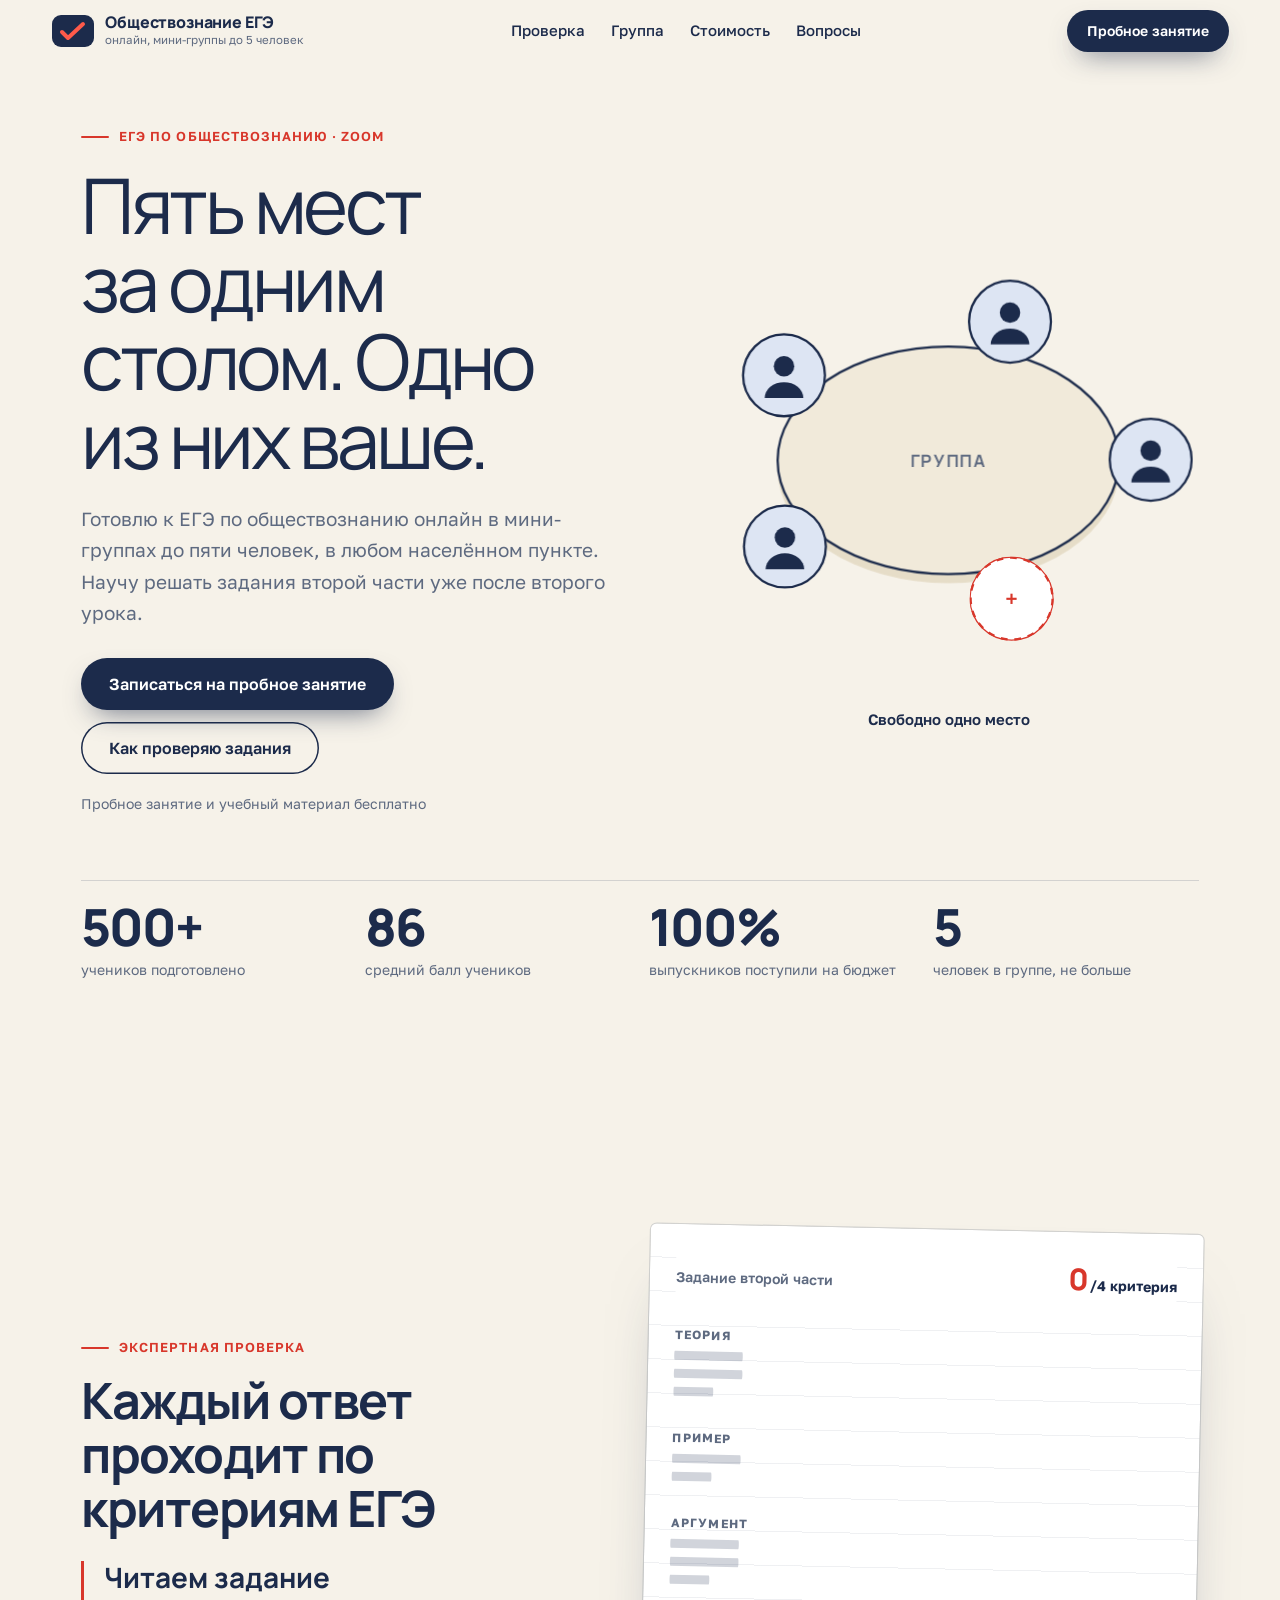
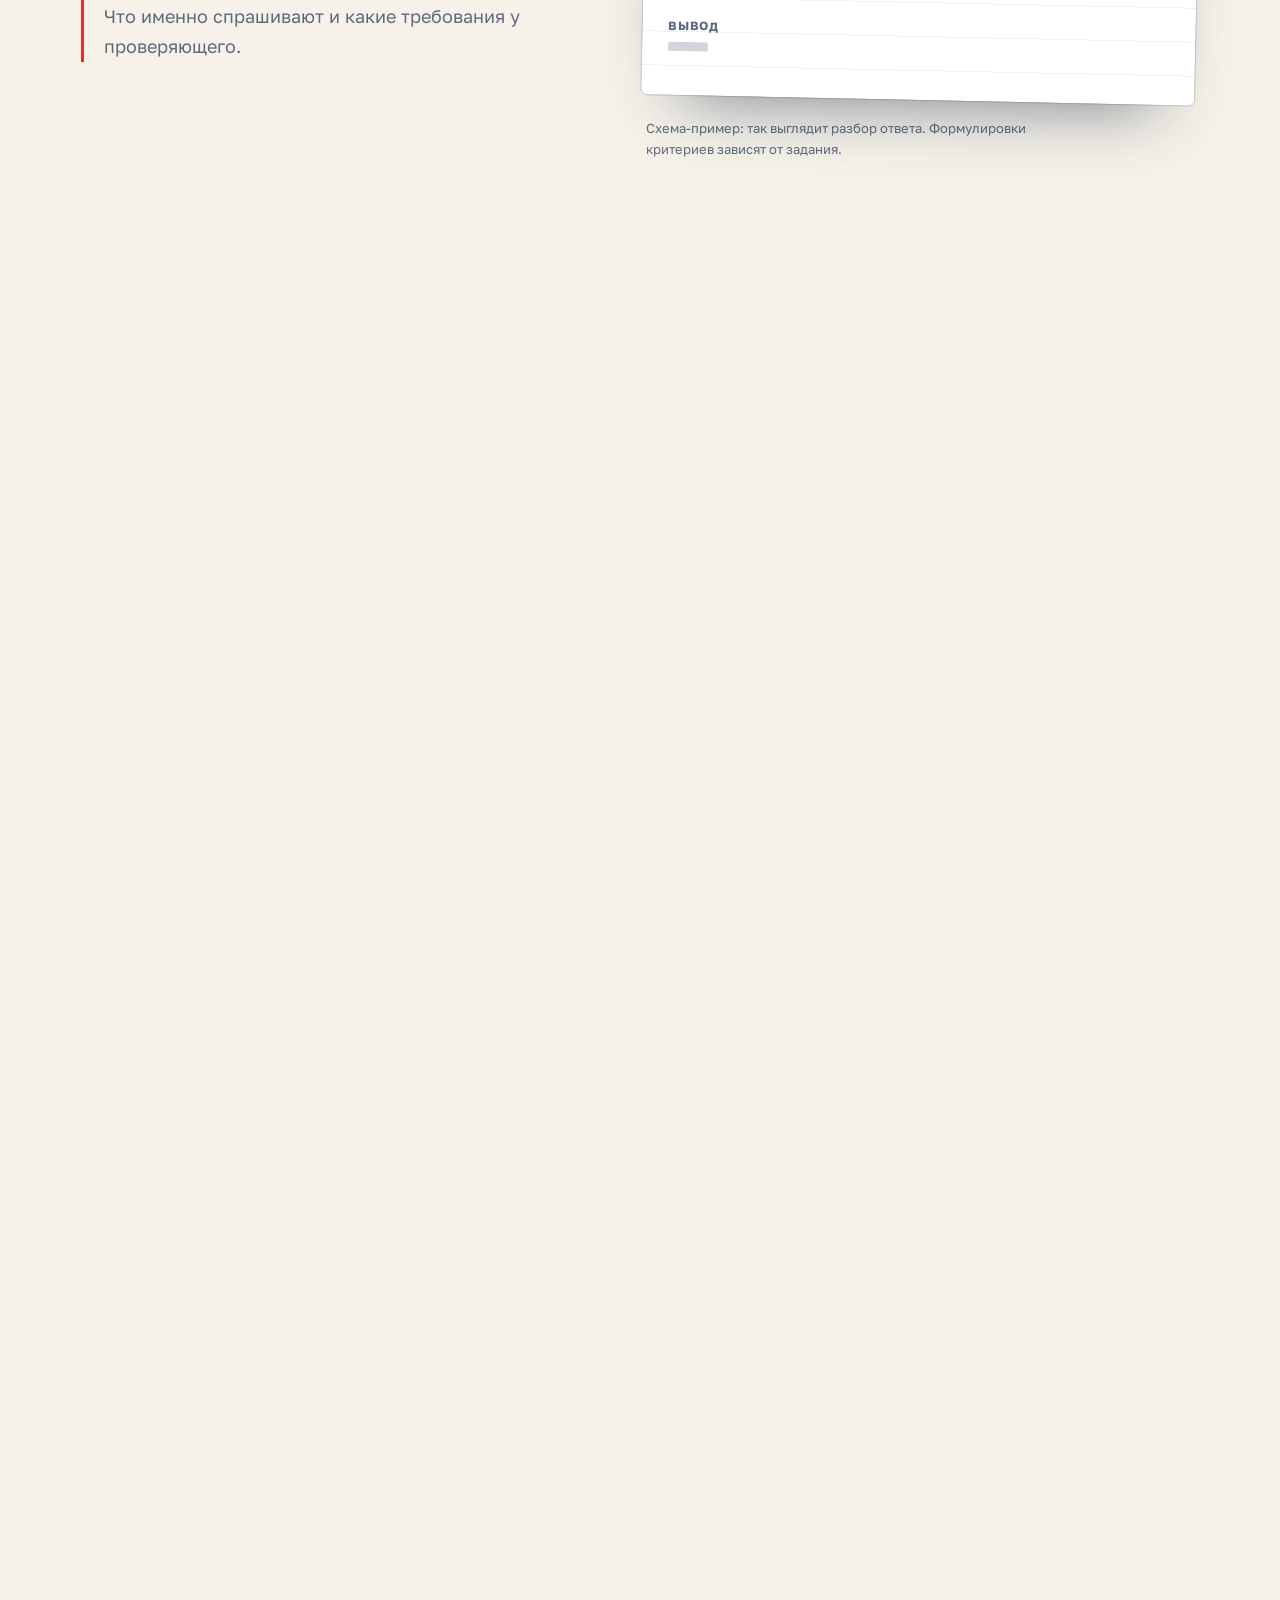
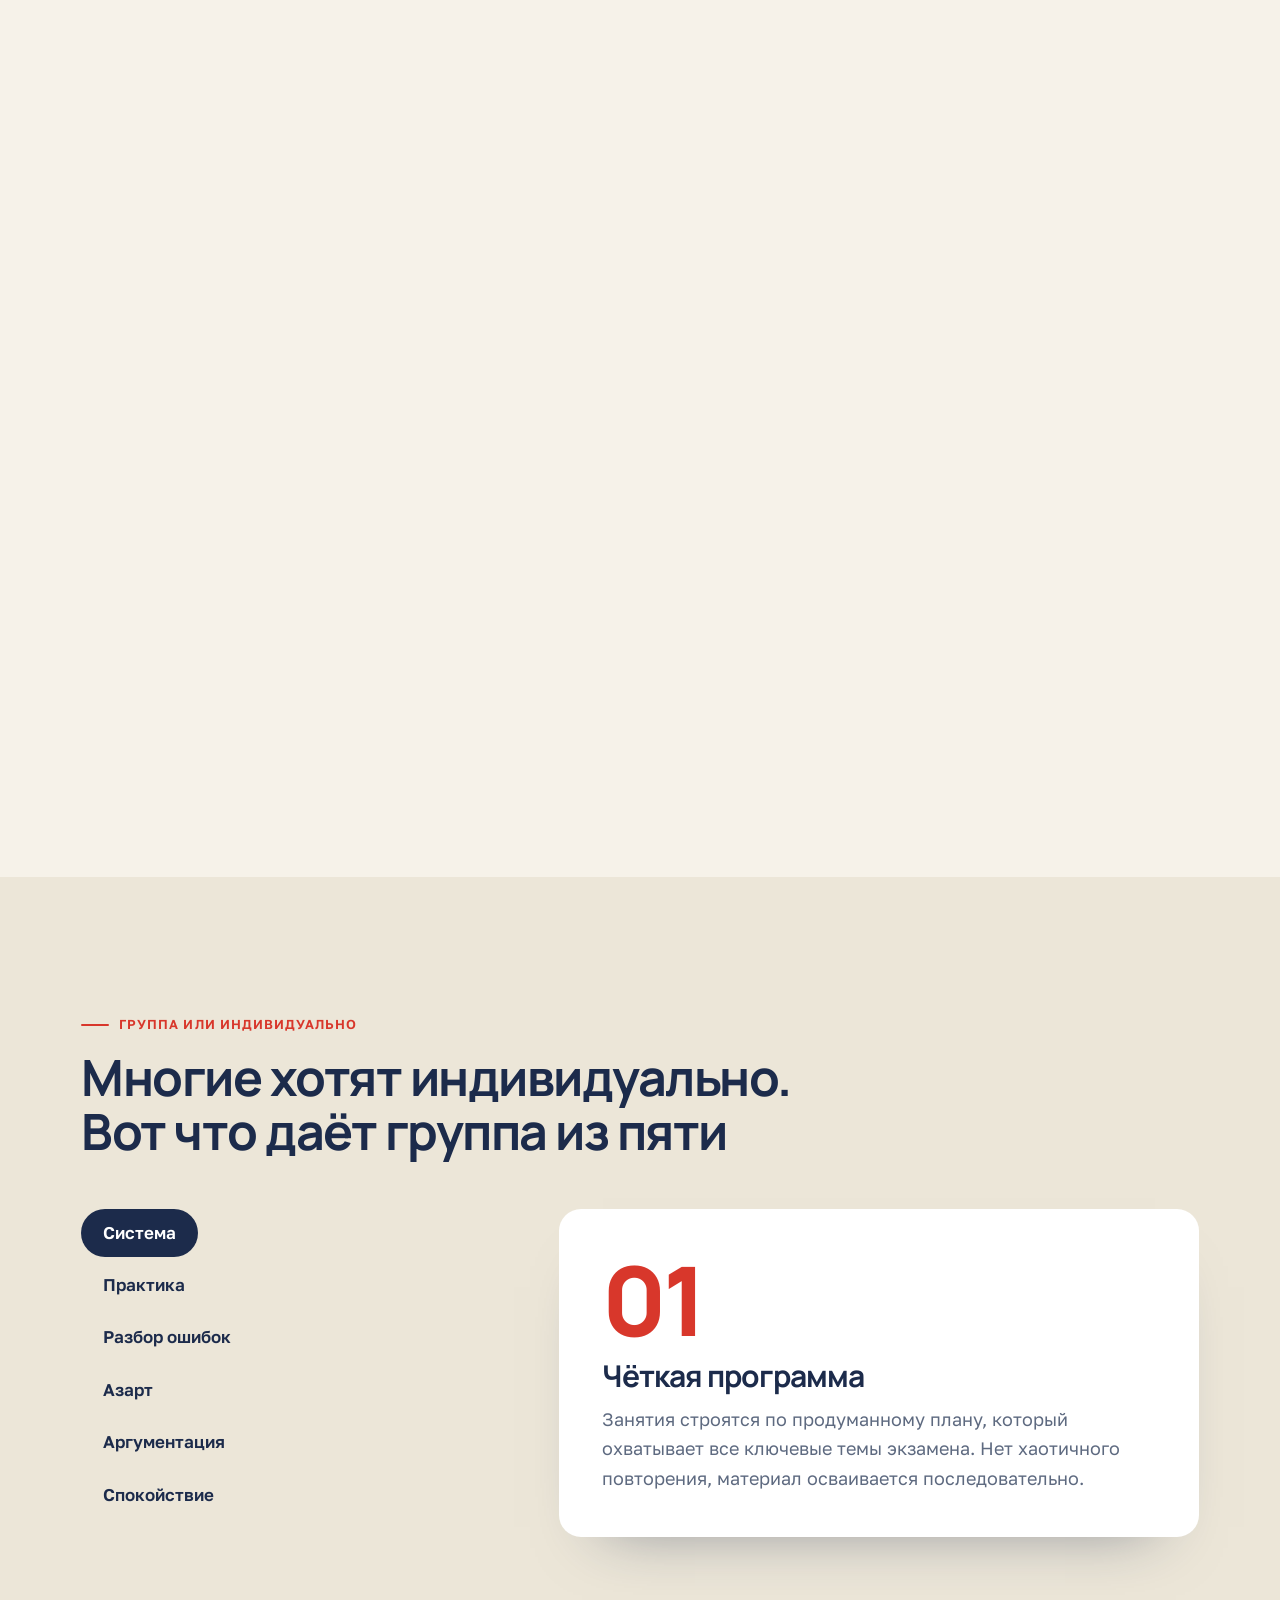
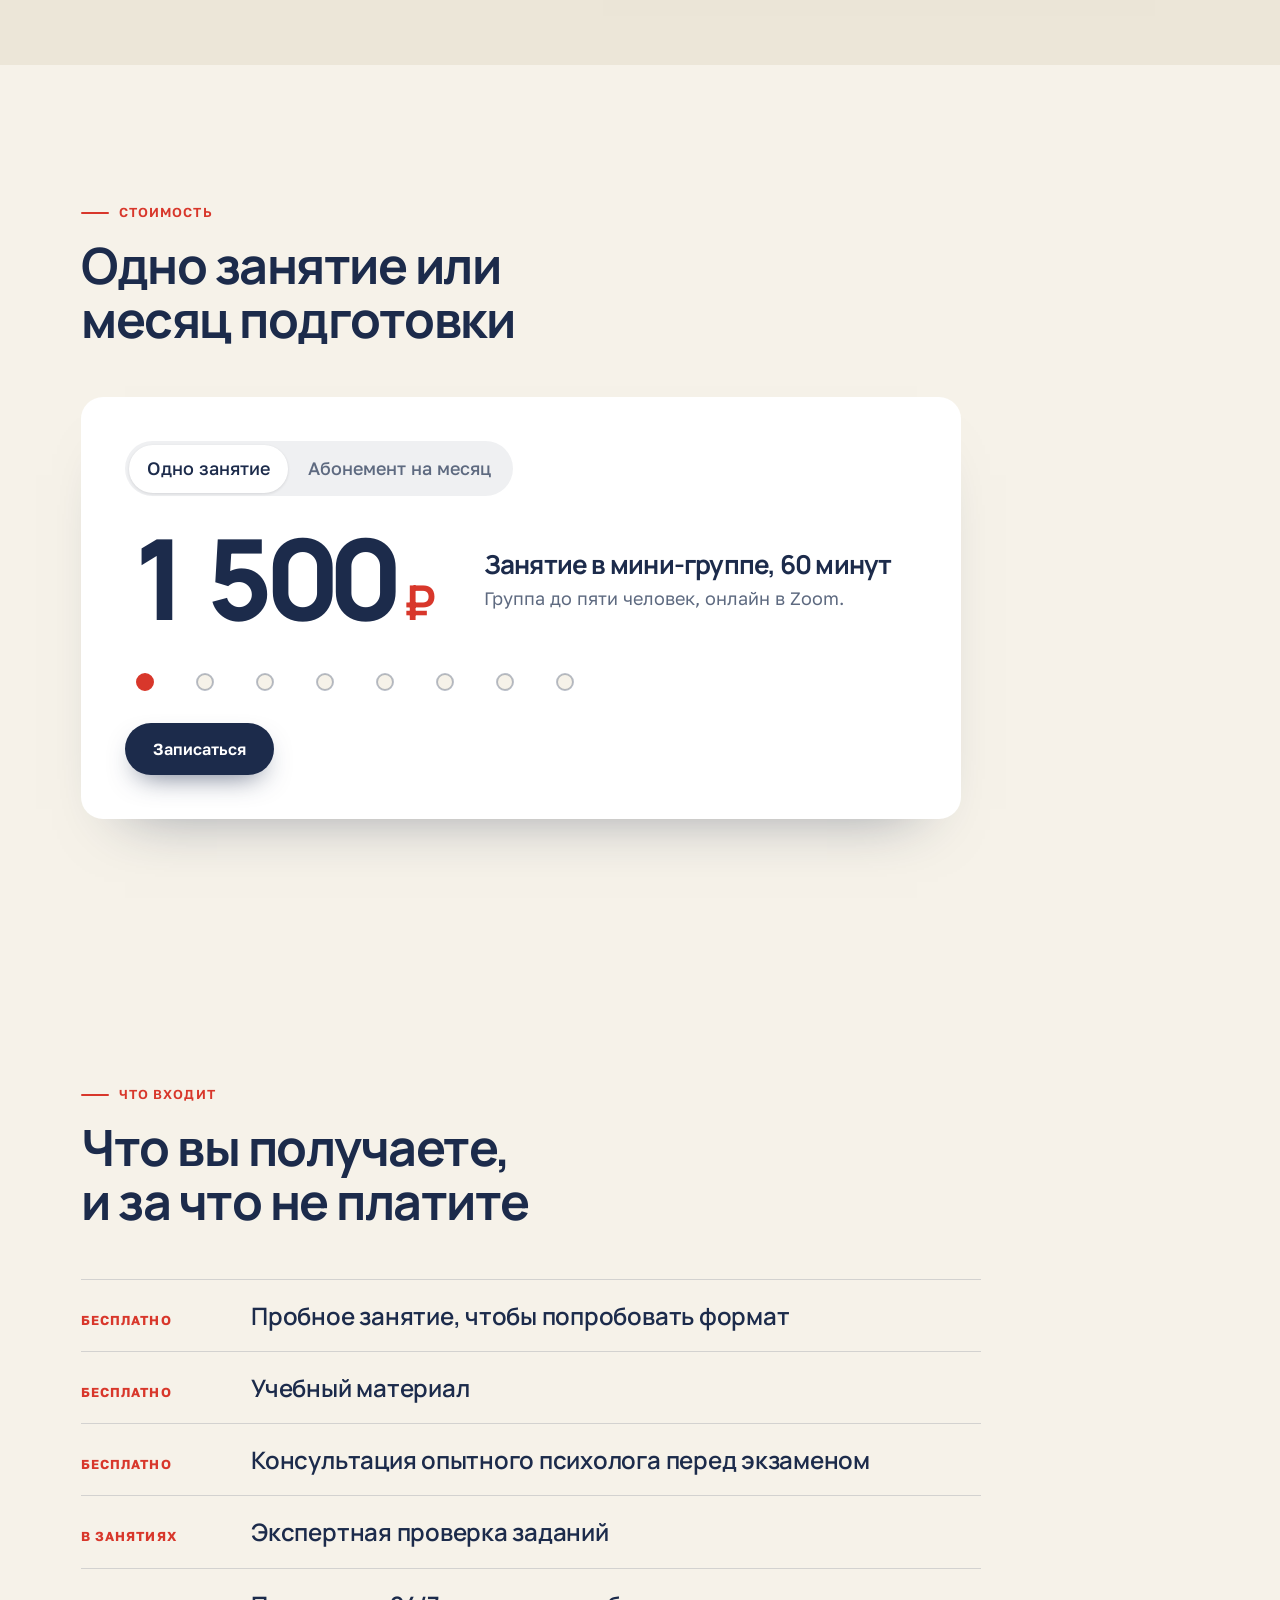
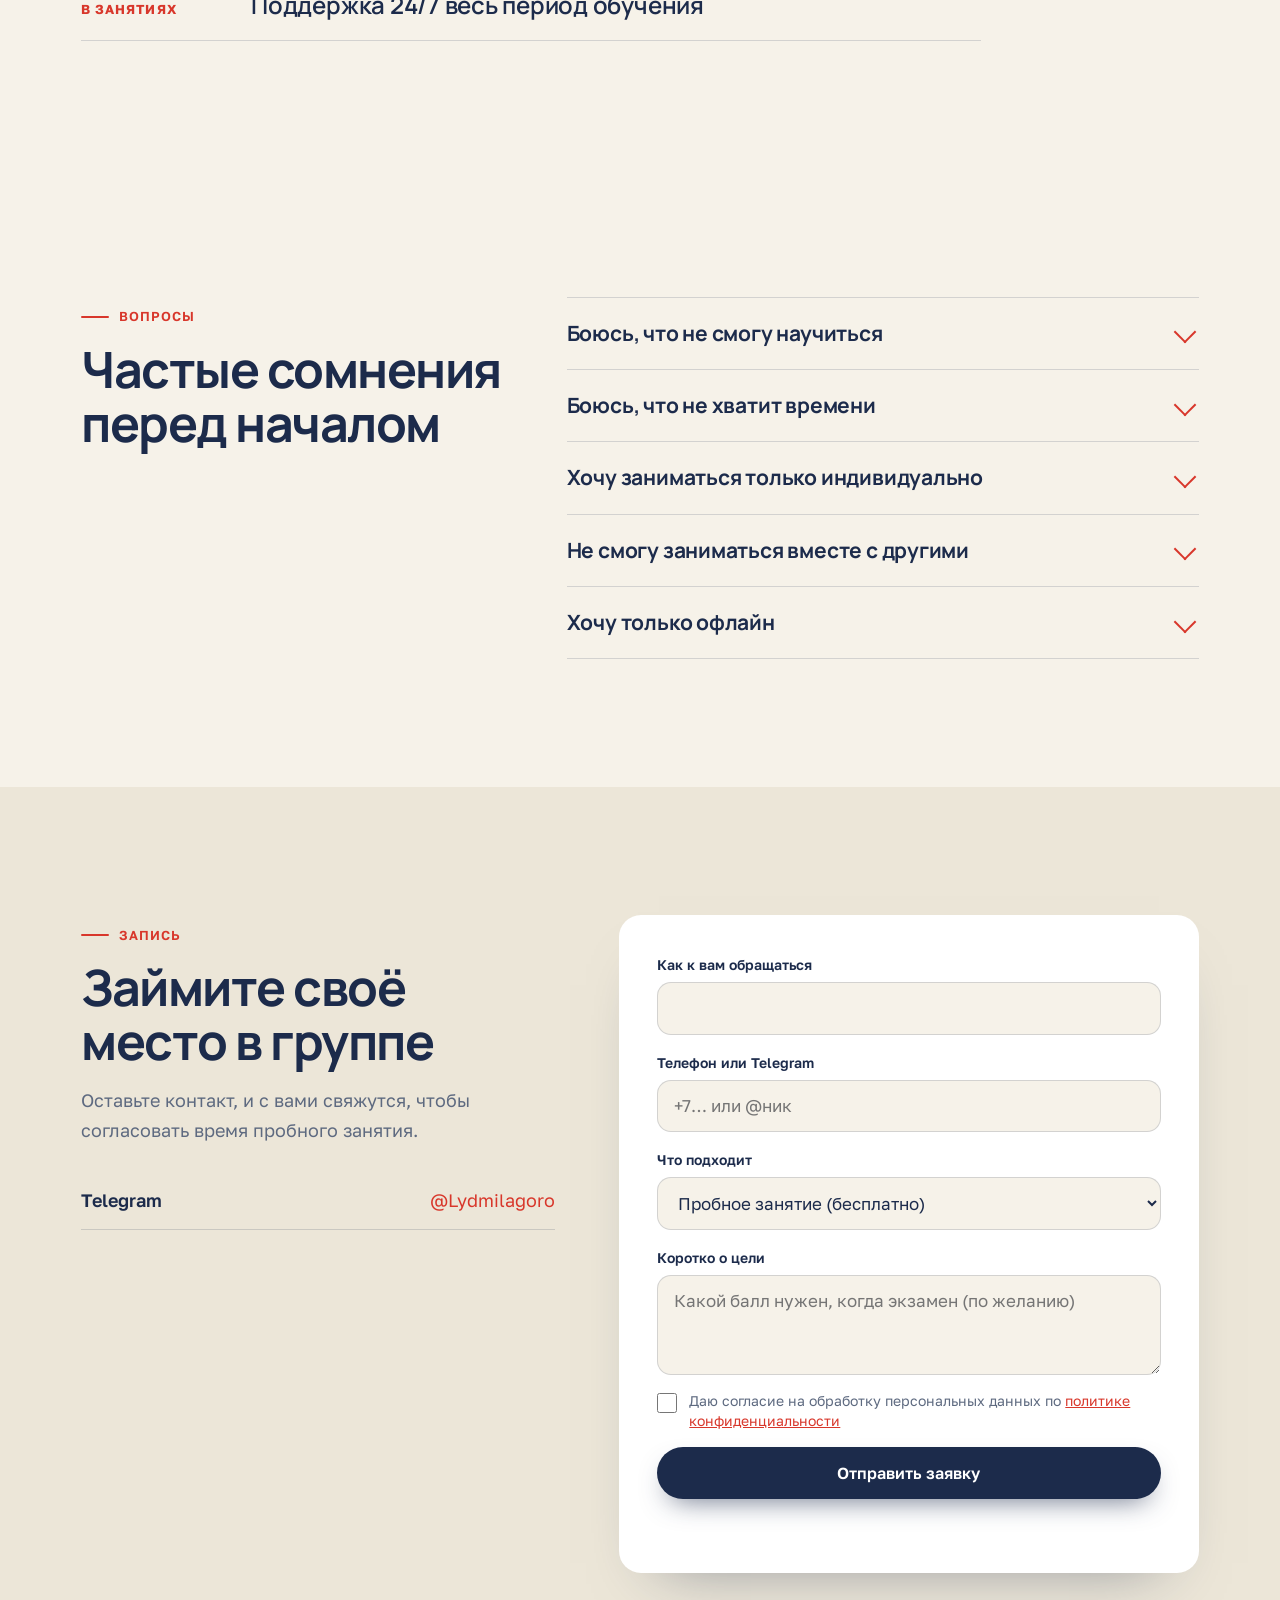
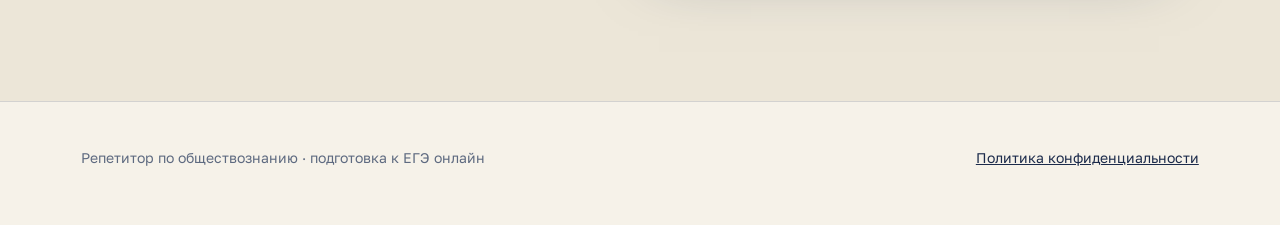
<file: index.html>
<!doctype html>
<html lang="ru">
<head>
<meta charset="utf-8">
<meta name="viewport" content="width=device-width, initial-scale=1">
<title>Подготовка к ЕГЭ по обществознанию онлайн в мини-группе</title>
<meta name="description" content="Репетитор по обществознанию: подготовка к ЕГЭ онлайн в мини-группе до 5 человек. Бесплатное пробное занятие, экспертная проверка заданий, поддержка 24/7. Занятие 1 500 ₽, абонемент 12 000 ₽.">
<meta property="og:type" content="website">
<meta property="og:title" content="ЕГЭ по обществознанию: мини-группа из 5 человек, онлайн">
<meta property="og:description" content="Пробное занятие бесплатно. Задания второй части решаете после второго урока.">
<meta name="theme-color" content="#F6F2E9">
<link rel="icon" href="data:image/svg+xml,%3Csvg xmlns='http://www.w3.org/2000/svg' viewBox='0 0 64 64'%3E%3Crect width='64' height='64' rx='16' fill='%231C2B4B'/%3E%3Cpath d='M16 34l10 10 22-24' stroke='%23FF5A4A' stroke-width='7' stroke-linecap='round' stroke-linejoin='round' fill='none'/%3E%3C/svg%3E">
<link rel="preconnect" href="https://fonts.googleapis.com">
<link rel="preconnect" href="https://fonts.gstatic.com" crossorigin>
<link href="https://fonts.googleapis.com/css2?family=Manrope:wght@300..800&family=Golos+Text:wght@400..700&display=swap" rel="stylesheet">
<link rel="stylesheet" href="motion.css">
<link rel="stylesheet" href="styles.css">
<script src="motion.js" defer></script>
<script src="script.js" defer></script>
</head>
<body>
<a class="skip" href="#main">К содержимому</a>

<header class="bar" id="bar">
  <a class="logo" href="#top" aria-label="Обществознание ЕГЭ, наверх">
    <svg viewBox="0 0 44 34" aria-hidden="true"><rect x="1" y="1" width="42" height="32" rx="9" fill="#1C2B4B"/><path d="M11 18l6 6 15-14" stroke="#FF5A4A" stroke-width="4" stroke-linecap="round" stroke-linejoin="round" fill="none"/></svg>
    <span>Обществознание ЕГЭ<small>онлайн, мини-группы до 5 человек</small></span>
  </a>
  <nav class="nav" aria-label="Разделы">
    <a href="#check" data-roll>Проверка</a>
    <a href="#group" data-roll>Группа</a>
    <a href="#price" data-roll>Стоимость</a>
    <a href="#faq" data-roll>Вопросы</a>
  </nav>
  <a class="btn btn--sm" href="#form" data-magnetic>Пробное занятие</a>
</header>

<main id="main">
<section class="hero" id="top">
  <div class="wrap hero__grid">
    <div>
      <span class="eyebrow">ЕГЭ по обществознанию · Zoom</span>
      <h1 data-wave data-wave-min="400" data-wave-max="800">Пять мест за одним столом. Одно из них ваше.</h1>
      <p class="hero__sub">Готовлю к ЕГЭ по обществознанию онлайн в мини-группах до пяти человек, в любом населённом пункте. Научу решать задания второй части уже после второго урока.</p>
      <div class="hero__cta">
        <a class="btn" href="#form" data-magnetic>Записаться на пробное занятие</a>
        <a class="btn btn--ghost" href="#check" data-magnetic>Как проверяю задания</a>
      </div>
      <p class="hero__free">Пробное занятие и учебный материал бесплатно</p>
    </div>
    <figure class="table" id="table" aria-label="Схема мини-группы: пять мест, одно свободно">
      <svg viewBox="0 0 440 440" aria-hidden="true">
        <ellipse cx="220" cy="236" rx="150" ry="100" class="t-top"/>
        <ellipse cx="220" cy="228" rx="150" ry="100" class="t-edge"/>
        <text x="220" y="234" text-anchor="middle" class="t-mid">группа</text>
        <g id="seats"></g>
      </svg>
      <figcaption id="seatCap">Свободно одно место</figcaption>
    </figure>
  </div>
  <div class="wrap">
    <ul class="stats" data-stagger>
      <li><b>500+</b><span>учеников подготовлено</span></li>
      <li><b>86</b><span>средний балл учеников</span></li>
      <li><b>100%</b><span>выпускников поступили на бюджет</span></li>
      <li><b>5</b><span>человек в группе, не больше</span></li>
    </ul>
  </div>
</section>

<section class="check" id="check">
  <div class="check__stage" id="stage">
    <div class="check__pin">
      <div class="wrap check__grid">
        <div class="check__txt">
          <span class="eyebrow">Экспертная проверка</span>
          <h2>Каждый ответ проходит по критериям ЕГЭ</h2>
          <ol class="steps" id="steps">
            <li><b>Читаем задание</b><span>Что именно спрашивают и какие требования у проверяющего.</span></li>
            <li><b>Собираем ответ</b><span>Теория, пример, аргумент, вывод: по частям, без воды.</span></li>
            <li><b>Красная ручка</b><span>Разбираем, где ответ теряет баллы, и почему.</span></li>
            <li><b>Все критерии закрыты</b><span>Ошибка превращается в понятное правило на следующий раз.</span></li>
          </ol>
        </div>
        <div class="sheetwrap">
          <div class="sheet" id="sheet" aria-hidden="true">
            <div class="sheet__head"><i>Задание второй части</i><span class="score"><b id="scoreN">0</b>/4 критерия</span></div>
            <div class="ans"><em>Теория</em><s></s><s></s><s class="s"></s><svg class="tick" viewBox="0 0 30 30"><path d="M5 16l7 7 13-16"/></svg></div>
            <div class="ans"><em>Пример</em><s></s><s class="s"></s><svg class="tick" viewBox="0 0 30 30"><path d="M5 16l7 7 13-16"/></svg></div>
            <div class="ans"><em>Аргумент</em><s></s><s></s><s class="s"></s><svg class="tick" viewBox="0 0 30 30"><path d="M5 16l7 7 13-16"/></svg></div>
            <div class="ans"><em>Вывод</em><s class="s"></s><svg class="tick" viewBox="0 0 30 30"><path d="M5 16l7 7 13-16"/></svg></div>
          </div>
          <p class="sheet__note">Схема-пример: так выглядит разбор ответа. Формулировки критериев зависят от задания.</p>
        </div>
      </div>
    </div>
  </div>
</section>

<section class="sec group" id="group">
  <div class="wrap">
    <div class="sec__head" data-reveal>
      <span class="eyebrow">Группа или индивидуально</span>
      <h2>Многие хотят индивидуально. Вот что даёт группа из пяти</h2>
    </div>
    <div class="gr" data-reveal>
      <div class="gr__tabs" role="tablist" aria-label="Преимущества группы">
        <button role="tab" data-g="0" aria-selected="true">Система</button>
        <button role="tab" data-g="1">Практика</button>
        <button role="tab" data-g="2">Разбор ошибок</button>
        <button role="tab" data-g="3">Азарт</button>
        <button role="tab" data-g="4">Аргументация</button>
        <button role="tab" data-g="5">Спокойствие</button>
      </div>
      <div class="gr__panel" aria-live="polite">
        <span class="gr__n" id="gN">01</span>
        <h3 id="gT">Чёткая программа</h3>
        <p id="gP">Занятия строятся по продуманному плану, который охватывает все ключевые темы экзамена. Нет хаотичного повторения, материал осваивается последовательно.</p>
      </div>
    </div>
  </div>
</section>

<section class="sec price" id="price">
  <div class="wrap">
    <div class="sec__head" data-reveal>
      <span class="eyebrow">Стоимость</span>
      <h2>Одно занятие или месяц подготовки</h2>
    </div>
    <div class="price__box" data-reveal>
      <div class="price__tabs" data-pill role="tablist" aria-label="Формат">
        <button data-pill-item role="tab" data-m="one" aria-selected="true">Одно занятие</button>
        <button data-pill-item role="tab" data-m="month">Абонемент на месяц</button>
      </div>
      <div class="price__main">
        <div class="price__num"><b id="pNum">1 500</b><span>₽</span></div>
        <div class="price__txt"><h3 id="pTitle">Занятие в мини-группе, 60 минут</h3><p id="pText">Группа до пяти человек, онлайн в Zoom.</p></div>
      </div>
      <svg class="price__dots" viewBox="0 0 480 30" aria-hidden="true"><g id="pDots"></g></svg>
      <a class="btn" href="#form" id="pBtn" data-magnetic>Записаться</a>
    </div>
  </div>
</section>

<section class="sec free" id="free">
  <div class="wrap">
    <div class="sec__head" data-reveal>
      <span class="eyebrow">Что входит</span>
      <h2>Что вы получаете, и за что не платите</h2>
    </div>
    <ul class="rows" data-stagger>
      <li><b>Бесплатно</b><span>Пробное занятие, чтобы попробовать формат</span></li>
      <li><b>Бесплатно</b><span>Учебный материал</span></li>
      <li><b>Бесплатно</b><span>Консультация опытного психолога перед экзаменом</span></li>
      <li><b>В занятиях</b><span>Экспертная проверка заданий</span></li>
      <li><b>В занятиях</b><span>Поддержка 24/7 весь период обучения</span></li>
    </ul>
  </div>
</section>

<section class="sec" id="faq">
  <div class="wrap faq">
    <div class="sec__head" data-reveal>
      <span class="eyebrow">Вопросы</span>
      <h2>Частые сомнения перед началом</h2>
    </div>
    <div class="faq__list" data-reveal>
      <details><summary>Боюсь, что не смогу научиться</summary><p>Начните с бесплатного пробного занятия: увидите, как идёт разбор, и решите, подходит ли вам формат. Задания второй части вы научитесь решать уже после второго урока.</p></details>
      <details><summary>Боюсь, что не хватит времени</summary><p>Занятие длится 60 минут, в месяц их восемь. Регулярная практика и разбор по критериям экономят время: вы не повторяете всё подряд, а работаете над тем, что приносит баллы.</p></details>
      <details><summary>Хочу заниматься только индивидуально</summary><p>В группе до пяти человек у каждого есть место для вопросов, а ещё соревновательность, взаимное обучение и разбор типичных ошибок. Подробнее в разделе выше. Попробуйте бесплатное занятие и сравните.</p></details>
      <details><summary>Не смогу заниматься вместе с другими</summary><p>Это не класс на тридцать человек, а мини-группа до пяти. Можно спрашивать, обсуждать и тренировать аргументацию в спокойной рабочей атмосфере.</p></details>
      <details><summary>Хочу только офлайн</summary><p>Онлайн не нужно тратить время на дорогу, занятия проходят на платформе Zoom, и подключиться можно из любого населённого пункта с любого устройства.</p></details>
    </div>
  </div>
</section>

<section class="sec form" id="form">
  <div class="wrap form__box">
    <div data-reveal>
      <span class="eyebrow">Запись</span>
      <h2 style="margin:14px 0 18px">Займите своё место в группе</h2>
      <p style="color:var(--mute)">Оставьте контакт, и с вами свяжутся, чтобы согласовать время пробного занятия.</p>
      <ul class="links">
        <li><a href="https://t.me/Lydmilagoro" target="_blank" rel="noopener">Telegram <span>@Lydmilagoro</span></a></li>
      </ul>
    </div>
    <form class="fm" id="leadForm" novalidate data-reveal>
      <label>Как к вам обращаться<input type="text" name="name" autocomplete="name" required></label>
      <label>Телефон или Telegram<input type="text" name="contact" autocomplete="tel" required placeholder="+7… или @ник"></label>
      <label>Что подходит
        <select name="service" id="svc">
          <option>Пробное занятие (бесплатно)</option>
          <option>Абонемент на месяц (8 занятий)</option>
          <option>Пока не знаю, нужен совет</option>
        </select>
      </label>
      <label>Коротко о цели<textarea name="comment" placeholder="Какой балл нужен, когда экзамен (по желанию)"></textarea></label>
      <input class="hp" type="text" name="_gotcha" tabindex="-1" autocomplete="off" aria-hidden="true">
      <label class="agree"><input type="checkbox" name="consent" id="consent"><span>Даю согласие на обработку персональных данных по <a href="privacy.html" target="_blank" rel="noopener">политике конфиденциальности</a></span></label>
      <button class="btn" type="submit" data-magnetic>Отправить заявку</button>
      <p class="fm__msg" id="msg" role="status" aria-live="polite"></p>
    </form>
  </div>
</section>
</main>

<footer>
  <div class="wrap">
    <span>Репетитор по обществознанию · подготовка к ЕГЭ онлайн</span>
    <span><a href="privacy.html">Политика конфиденциальности</a></span>
  </div>
</footer>
</body>
</html>
</file>
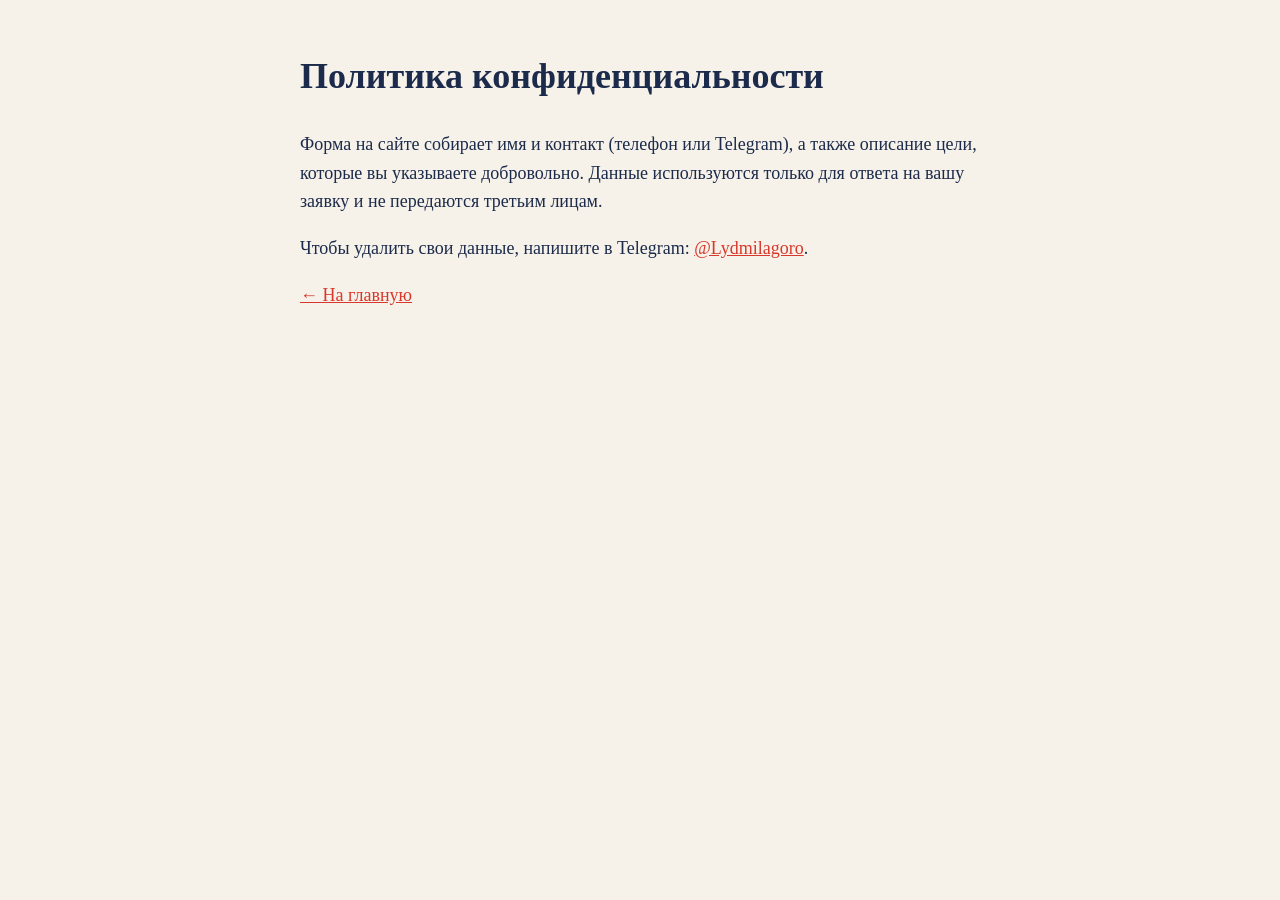
<file: privacy.html>
<!doctype html>
<html lang="ru"><head><meta charset="utf-8"><meta name="viewport" content="width=device-width, initial-scale=1"><title>Политика конфиденциальности</title>
<style>body{font:18px/1.6 Georgia,serif;max-width:680px;margin:48px auto;padding:0 20px;color:#1C2B4B;background:#F6F2E9}a{color:#D8372B}</style></head>
<body><h1>Политика конфиденциальности</h1>
<p>Форма на сайте собирает имя и контакт (телефон или Telegram), а также описание цели, которые вы указываете добровольно. Данные используются только для ответа на вашу заявку и не передаются третьим лицам.</p>
<p>Чтобы удалить свои данные, напишите в Telegram: <a href="https://t.me/Lydmilagoro">@Lydmilagoro</a>.</p>
<!-- ЗАГЛУШКА: реквизиты оператора персональных данных (ФИО, ИНН/статус) добавить после получения от клиента -->
<p><a href="index.html">← На главную</a></p></body></html>
</file>
<file: motion.css>
/* motion-kit: токены и стили эффектов. Светлая тема. Цвета переопределять под бренд клиента. */
:root{
  /* пружины: "stiffness damping" (из designbookmark motion studies) */
  --spring-follow:900 50;
  --spring-settle:280 22;
  --spring-soft:260 24;
  --spring-lead:620 36;
  --spring-trail:190 19;
  --spring-pop:520 16;
  --spring-fade:420 32;
  --stagger:45;               /* мс между элементами */

  /* бренд: менять под клиента */
  --mk-bg:#fafaf7;
  --mk-surface:#fff;
  --mk-text:#16181d;
  --mk-muted:#6b7280;
  --mk-accent:#e4572e;
  --mk-on-accent:#fff;
  --mk-fill:rgba(22,24,29,.06);

  --mk-r-pill:999px;
  --mk-r-card:24px;
  --mk-ease-out:cubic-bezier(.22,1,.36,1);   /* для CSS-переходов, где пружина избыточна */
}

/* reveal: класс mk-reveal ставит JS, без JS элементы видны */
.mk-on .mk-reveal{opacity:0;transform:translate3d(0,22px,0);transition:opacity .7s var(--mk-ease-out),transform .8s var(--mk-ease-out);transition-delay:var(--d,0ms)}
.mk-on .mk-reveal.mk-in{opacity:1;transform:none}

/* magnetic: будем двигать только transform */
[data-magnetic]{will-change:transform}

/* roll: две копии буквы, верхняя уезжает, нижняя заезжает */
.mk-roll{display:inline-flex;overflow:hidden;line-height:1.15;vertical-align:bottom}
.mk-roll__c{display:inline-block;position:relative;height:1.15em;overflow:hidden}
.mk-roll__c>span{display:block;transition:transform .5s var(--mk-ease-out);transition-delay:calc(var(--i)*14ms)}
.mk-roll__c>span+span{position:absolute;inset:0;transform:translateY(110%)}
.mk-roll:hover .mk-roll__c>span:first-child,.mk-roll:focus-visible .mk-roll__c>span:first-child{transform:translateY(-110%)}
.mk-roll:hover .mk-roll__c>span+span,.mk-roll:focus-visible .mk-roll__c>span+span{transform:none}

/* pill: резиновый хайлайт */
.mk-pill{position:relative;display:inline-flex;gap:2px;padding:4px;border-radius:var(--mk-r-pill);background:var(--mk-fill)}
.mk-pill__hl{position:absolute;top:4px;bottom:4px;left:0;border-radius:var(--mk-r-pill);background:var(--mk-surface);box-shadow:0 1px 3px rgba(22,24,29,.12);pointer-events:none;will-change:transform,width}
.mk-pill [data-pill-item]{position:relative;z-index:1;padding:9px 18px;border:0;background:none;border-radius:var(--mk-r-pill);font:inherit;font-weight:500;color:var(--mk-muted);cursor:pointer;transition:color .2s}
.mk-pill [data-pill-item].is-active{color:var(--mk-text)}

@media (prefers-reduced-motion:reduce){
  .mk-on .mk-reveal{opacity:1;transform:none;transition:none}
  .mk-roll__c>span{transition:none}
}
</file>
<file: styles.css>
:root{
  --paper:#F6F2E9;--paper2:#ECE6D8;--ink:#1C2B4B;--mute:#5E6A80;--red:#D8372B;--red-l:#FF5A4A;--line:rgba(28,43,75,.16);--white:#fff;--blue:#DDE5F3;
  --ff-d:'Manrope',system-ui,-apple-system,'Segoe UI',Arial,sans-serif;--ff-t:'Golos Text',system-ui,-apple-system,'Segoe UI',Arial,sans-serif;
  --r:22px;--gut:clamp(16px,4vw,56px);--max:1220px;
  --mk-bg:var(--paper);--mk-surface:#fff;--mk-text:var(--ink);--mk-muted:var(--mute);--mk-accent:var(--ink);--mk-on-accent:#fff;--mk-fill:rgba(28,43,75,.07);
}
*{box-sizing:border-box}
html{scroll-behavior:auto;-webkit-text-size-adjust:100%}
body{margin:0;background:var(--paper);color:var(--ink);font:400 clamp(16px,1vw + 12px,18px)/1.65 var(--ff-t);overflow-x:hidden}
img,svg{max-width:100%}
a{color:inherit}
h1,h2,h3{font-family:var(--ff-d);font-weight:700;letter-spacing:-.03em;line-height:1.08;margin:0;text-wrap:balance;overflow-wrap:anywhere}
h2{font-size:clamp(28px,4.2vw,50px)}
p{margin:0}
.wrap{max-width:var(--max);margin:0 auto;padding:0 var(--gut)}
.eyebrow{font-size:13px;font-weight:600;letter-spacing:.08em;text-transform:uppercase;color:var(--red);display:inline-flex;gap:10px;align-items:center}
.eyebrow::before{content:'';width:28px;height:2px;background:var(--red);border-radius:2px}
.skip{position:absolute;left:-999px}.skip:focus{left:8px;top:8px;background:#fff;padding:8px 12px;z-index:99}
:focus-visible{outline:3px solid var(--red);outline-offset:3px;border-radius:6px}

.bar{position:fixed;inset:0 0 auto 0;z-index:50;display:flex;align-items:center;justify-content:space-between;gap:16px;padding:10px var(--gut);background:rgba(246,242,233,.88);backdrop-filter:blur(12px);-webkit-backdrop-filter:blur(12px);border-bottom:1px solid transparent;transition:border-color .3s}
.bar.show{border-color:var(--line)}
.logo{display:flex;align-items:center;gap:10px;text-decoration:none;line-height:1.1}
.logo svg{width:44px;height:34px;flex:none}
.logo span{font-family:var(--ff-d);font-weight:800;font-size:16px;letter-spacing:-.01em}
.logo small{display:block;font:400 11.5px/1.3 var(--ff-t);color:var(--mute);letter-spacing:0;margin-top:2px}
.nav{display:flex;gap:26px;font-weight:500;font-size:15px}
.nav a{text-decoration:none}
.btn{display:inline-flex;align-items:center;justify-content:center;gap:10px;min-height:52px;padding:0 28px;border:0;border-radius:99px;background:var(--ink);color:#fff;font:600 16px/1 var(--ff-t);text-decoration:none;cursor:pointer;box-shadow:0 12px 28px -12px rgba(28,43,75,.7);transition:background .2s}
.btn:hover{background:var(--red)}
.btn--ghost{background:transparent;color:var(--ink);box-shadow:inset 0 0 0 1.5px var(--ink)}
.btn--ghost:hover{background:var(--ink);color:#fff}
.btn--sm{min-height:42px;padding:0 20px;font-size:14px}

/* hero */
.hero{padding:clamp(100px,13vh,140px) 0 36px;position:relative}
.hero__grid{display:grid;grid-template-columns:1.05fr .95fr;gap:clamp(24px,5vw,64px);align-items:center}
.hero h1{font-size:clamp(38px,6vw,80px);margin:18px 0 0;font-weight:700;line-height:1.02;letter-spacing:-.045em}
.hero__sub{margin-top:24px;max-width:34em;color:var(--mute);font-size:clamp(16px,1.2vw + 10px,19px)}
.hero__cta{display:flex;flex-wrap:wrap;gap:12px;margin-top:30px}
.hero__free{margin-top:18px;font-size:14px;color:var(--mute)}
.table{margin:0;position:relative;perspective:900px}
.table svg{width:100%;height:auto;display:block;overflow:visible;transform-style:preserve-3d;transition:transform .25s ease-out}
.t-top{fill:#E6DDC8}.t-edge{fill:#F1EADA;stroke:var(--ink);stroke-width:2}
.t-mid{font:700 15px var(--ff-d);fill:var(--mute);letter-spacing:.1em;text-transform:uppercase}
.seat circle.bd{fill:var(--blue);stroke:var(--ink);stroke-width:2}
.seat .hd{fill:var(--ink)}
.seat.free circle.bd{fill:#fff;stroke:var(--red);stroke-dasharray:6 6}
.seat.free{cursor:pointer}
.seat.free .pulse{fill:none;stroke:var(--red);stroke-width:2;animation:pl 2.4s ease-out infinite;transform-box:fill-box;transform-origin:center}
@keyframes pl{0%{transform:scale(.8);opacity:.9}100%{transform:scale(1.5);opacity:0}}
.seat.taken .hd,.seat.taken circle.bd{transition:fill .5s}
.seat.me circle.bd{fill:var(--red-l);stroke:var(--ink)}
.seat text{font:700 20px var(--ff-d);fill:var(--red);text-anchor:middle}
.seat.me text{display:none}
.table figcaption{text-align:center;font-weight:600;font-size:15px;margin-top:6px;color:var(--ink)}
.stats{list-style:none;margin:clamp(34px,5vw,64px) 0 0;padding:20px 0 0;border-top:1px solid var(--line);display:grid;grid-template-columns:repeat(4,1fr);gap:18px}
.stats b{display:block;font:800 clamp(30px,4vw,52px)/1 var(--ff-d);letter-spacing:-.04em;color:var(--ink)}
.stats span{display:block;font-size:14px;color:var(--mute);margin-top:6px}

/* check scene */
.check__stage{height:340vh;position:relative}
.check__pin{position:sticky;top:0;height:100vh;height:100svh;display:flex;align-items:center;overflow:hidden}
.check__grid{display:grid;grid-template-columns:.95fr 1.05fr;gap:clamp(24px,5vw,72px);align-items:center;width:100%;padding-top:56px}
.check h2{margin:14px 0 26px}
.steps{list-style:none;margin:0;padding:0;display:grid}
.steps li{grid-area:1/1;align-self:start;opacity:0;transform:translateY(14px);transition:opacity .45s,transform .55s cubic-bezier(.22,1,.36,1);pointer-events:none;padding-left:20px;border-left:3px solid var(--red)}
.steps li.on{opacity:1;transform:none;pointer-events:auto}
.steps b{display:block;font:700 clamp(20px,2.4vw,28px)/1.2 var(--ff-d);margin-bottom:8px}
.steps span{color:var(--mute);display:block;max-width:30em}
.check__stage.static{height:auto}.check__stage.static .check__pin{position:static;height:auto;padding:70px 0}
.check__stage.static .steps li{grid-area:auto;opacity:1;transform:none;margin-bottom:16px}
.sheet{position:relative;background:#fff;border-radius:6px;padding:26px 26px 22px;box-shadow:0 40px 70px -40px rgba(28,43,75,.6),0 0 0 1px var(--line);background-image:repeating-linear-gradient(transparent 0 33px,rgba(28,43,75,.07) 33px 34px);transform:rotate(1.2deg)}
.sheet__head{display:flex;justify-content:space-between;gap:12px;align-items:baseline;font-size:14px;margin-bottom:18px;background:#fff;padding-bottom:6px}
.sheet__head i{font-style:normal;font-weight:600;color:var(--mute)}
.score{font-weight:700}.score b{font:800 30px var(--ff-d);color:var(--red);margin-right:2px;font-variant-numeric:tabular-nums}
.ans{position:relative;display:grid;gap:9px;padding:12px 44px 14px 0;margin-bottom:8px}
.ans em{font:700 12px var(--ff-t);font-style:normal;letter-spacing:.1em;text-transform:uppercase;color:var(--mute)}
.ans s{display:block;height:9px;border-radius:5px;background:rgba(28,43,75,.2);text-decoration:none;transform-origin:left;transform:scaleX(var(--w,1))}
.ans s.s{width:58%}
.ans .tick{position:absolute;right:2px;top:50%;width:34px;height:34px;margin-top:-17px;fill:none;stroke:var(--red);stroke-width:4;stroke-linecap:round;stroke-linejoin:round;stroke-dasharray:40;stroke-dashoffset:calc(40 - 40*var(--t,0))}
.ans::after{content:'';position:absolute;left:-6px;right:34px;bottom:2px;height:3px;border-radius:3px;background:var(--red);transform-origin:left;transform:scaleX(var(--t,0));opacity:.85}
.sheet__note{font-size:13px;color:var(--mute);margin-top:18px;max-width:30em}

.sec{padding:clamp(72px,10vw,130px) 0}
.sec__head{max-width:780px;margin-bottom:clamp(30px,4vw,54px)}
.sec__head h2{margin-top:14px}

/* group */
.group{background:var(--paper2)}
.gr{display:grid;grid-template-columns:.8fr 1.2fr;gap:clamp(20px,4vw,56px);align-items:start}
.gr__tabs{display:grid;gap:4px;justify-items:start}
.gr__tabs button{font:600 17px/1.2 var(--ff-t);padding:14px 22px;border:0;background:transparent;color:var(--ink);cursor:pointer;border-radius:99px;text-align:left}
.gr__tabs button{transition:background .25s,color .25s}.gr__tabs [aria-selected=true]{background:var(--ink);color:#fff}
.gr__panel{background:#fff;border-radius:var(--r);padding:clamp(24px,3.4vw,46px);min-height:260px;box-shadow:0 34px 60px -44px rgba(28,43,75,.5)}
.gr__n{font:800 clamp(52px,8vw,96px)/1 var(--ff-d);color:var(--red);letter-spacing:-.05em;display:block;margin-bottom:12px}
.gr__panel h3{font-size:clamp(22px,2.6vw,30px);margin-bottom:12px}
.gr__panel p{color:var(--mute);max-width:34em}
.gr__panel.sw>*{animation:fin .5s cubic-bezier(.22,1,.36,1) both}
@keyframes fin{from{opacity:0;transform:translateY(12px)}}

/* price */
.price__box{background:#fff;border-radius:var(--r);padding:clamp(22px,3.4vw,44px);display:grid;gap:26px;justify-items:start;box-shadow:0 34px 60px -44px rgba(28,43,75,.5);max-width:880px}
.price__tabs button{white-space:nowrap}
.price__main{display:flex;gap:clamp(18px,4vw,48px);align-items:center;flex-wrap:wrap}
.price__num{font-family:var(--ff-d);display:flex;align-items:baseline;gap:8px;color:var(--ink);font-variant-numeric:tabular-nums}
.price__num b{font-size:clamp(56px,10vw,112px);font-weight:800;letter-spacing:-.05em;line-height:1}
.price__num span{font-size:clamp(28px,4vw,48px);font-weight:700;color:var(--red)}
.price__txt{max-width:26em}
.price__txt h3{font-size:clamp(20px,2.4vw,26px);margin-bottom:6px}
.price__txt p{color:var(--mute)}
.price__dots{width:min(100%,480px);height:30px;overflow:visible}

/* free */
.rows{list-style:none;margin:0;padding:0;max-width:900px}
.rows li{display:grid;grid-template-columns:150px 1fr;gap:20px;align-items:baseline;padding:20px 0;border-top:1px solid var(--line);font:600 clamp(18px,2.2vw,24px)/1.3 var(--ff-d);letter-spacing:-.01em}
.rows li:last-child{border-bottom:1px solid var(--line)}
.rows b{font:700 13px var(--ff-t);letter-spacing:.08em;text-transform:uppercase;color:var(--red)}

/* faq */
.faq{display:grid;grid-template-columns:.8fr 1.2fr;gap:clamp(24px,5vw,72px)}
.faq .sec__head{margin:0}
details{border-bottom:1px solid var(--line)}
details:first-child{border-top:1px solid var(--line)}
summary{position:relative;cursor:pointer;list-style:none;padding:22px 40px 22px 0;font:700 clamp(17px,2vw,21px)/1.3 var(--ff-d);letter-spacing:-.01em}
summary::-webkit-details-marker{display:none}
summary::after{content:'';position:absolute;right:6px;top:50%;width:14px;height:14px;margin-top:-9px;border-right:2px solid var(--red);border-bottom:2px solid var(--red);transform:rotate(45deg);transition:transform .3s}
details[open] summary::after{transform:rotate(-135deg);margin-top:-3px}
details p{padding:0 0 22px;color:var(--mute);max-width:40em}

/* form */
.form{background:var(--paper2)}
.form__box{display:grid;grid-template-columns:.9fr 1.1fr;gap:clamp(24px,5vw,72px);align-items:start}
.links{list-style:none;margin:28px 0 0;padding:0;display:grid;gap:4px}
.links a{display:flex;justify-content:space-between;gap:14px;flex-wrap:wrap;padding:13px 0;border-bottom:1px solid var(--line);text-decoration:none;font-weight:600}
.links a span{font-weight:400;color:var(--red);overflow-wrap:anywhere}
.fm{background:#fff;border-radius:var(--r);padding:clamp(20px,3vw,38px);display:grid;gap:16px;box-shadow:0 30px 60px -40px rgba(28,43,75,.5)}
.fm label{display:grid;gap:6px;font-weight:600;font-size:14px}
.fm input[type=text],.fm select,.fm textarea{width:100%;font:400 17px/1.3 var(--ff-t);padding:14px 16px;border-radius:14px;border:1.5px solid var(--line);background:var(--paper);color:var(--ink);transition:border-color .2s,background .2s}
.fm textarea{min-height:100px;resize:vertical}
.fm input:focus,.fm select:focus,.fm textarea:focus{outline:none;border-color:var(--ink);background:#fff}
.fm .hp{position:absolute;left:-9999px;width:1px;height:1px;opacity:0}
.fm label.agree{display:flex;gap:12px;align-items:flex-start;font-weight:400;font-size:14px;color:var(--mute);line-height:1.45}
.agree input{width:20px;height:20px;margin:2px 0 0;flex:none;accent-color:var(--ink)}
.agree a{color:var(--red)}
.fm__msg{min-height:1.4em;font-size:14px;color:var(--red);font-weight:600}
.fm__msg a{text-decoration:underline}
.fm .btn[disabled]{opacity:.6;cursor:wait}
footer{padding:44px 0 56px;border-top:1px solid var(--line);font-size:14px;color:var(--mute)}
footer .wrap{display:flex;flex-wrap:wrap;gap:12px 32px;justify-content:space-between}
footer a{color:var(--ink)}

@media (max-width:860px){
  .nav{display:none}
  .hero__grid,.faq,.form__box,.gr,.check__grid{grid-template-columns:1fr}
  .stats{grid-template-columns:1fr 1fr}
  .gr__tabs{display:flex;flex-wrap:wrap;gap:4px}
  .gr__tabs button{padding:11px 16px;font-size:15px}
  .rows li{grid-template-columns:1fr;gap:4px}
  .check__stage{height:380vh}
  .check__grid{gap:18px;padding-top:64px;align-content:center}
  .check h2{font-size:clamp(24px,7vw,32px);margin-bottom:14px}
  .steps span{font-size:15px}
  .sheet{padding:16px 16px 14px;transform:none}
  .ans{padding:8px 40px 10px 0;gap:6px}
  .sheet__note{display:none}
  .sec{padding:64px 0}
}
@media (max-width:420px){.logo span{font-size:15px}.logo small{display:none}.btn--sm{padding:0 14px}.hero__cta .btn{width:100%}}
@media (prefers-reduced-motion:reduce){*{animation:none!important;transition:none!important}}
</file>
